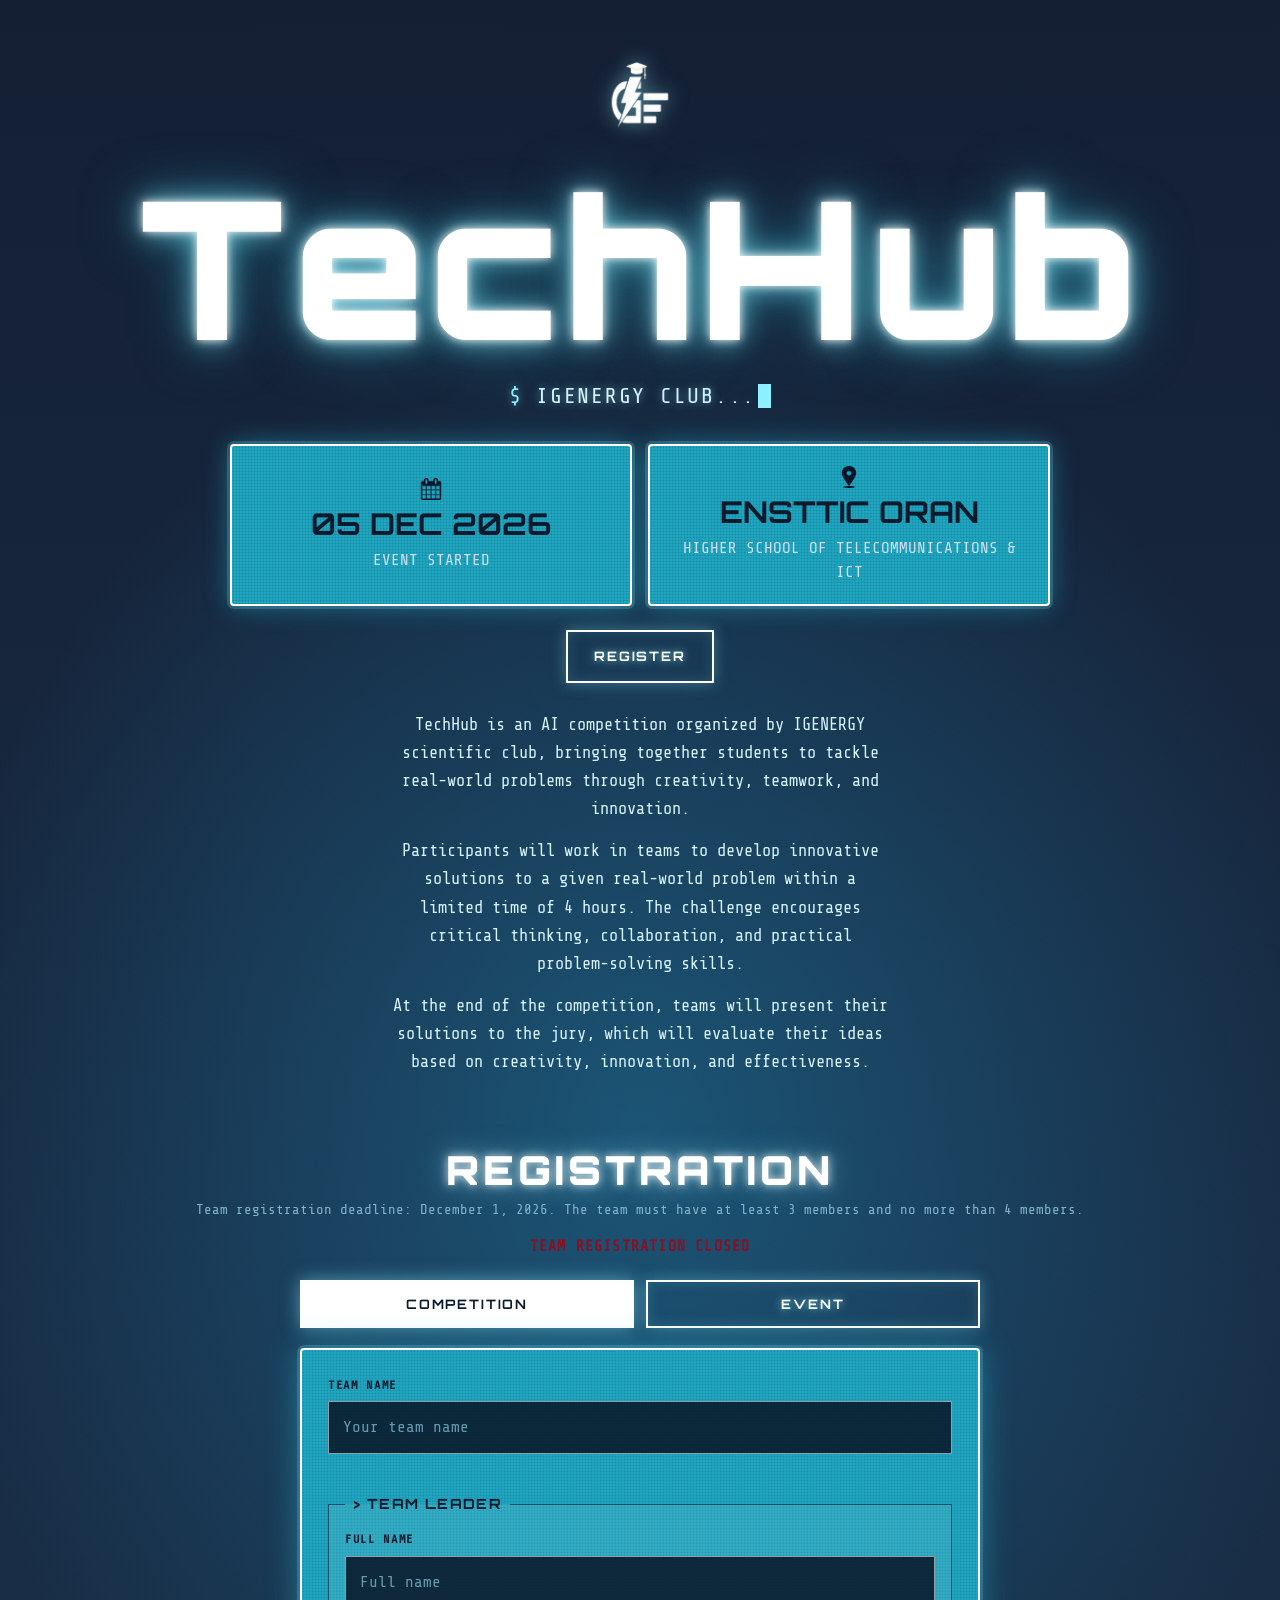
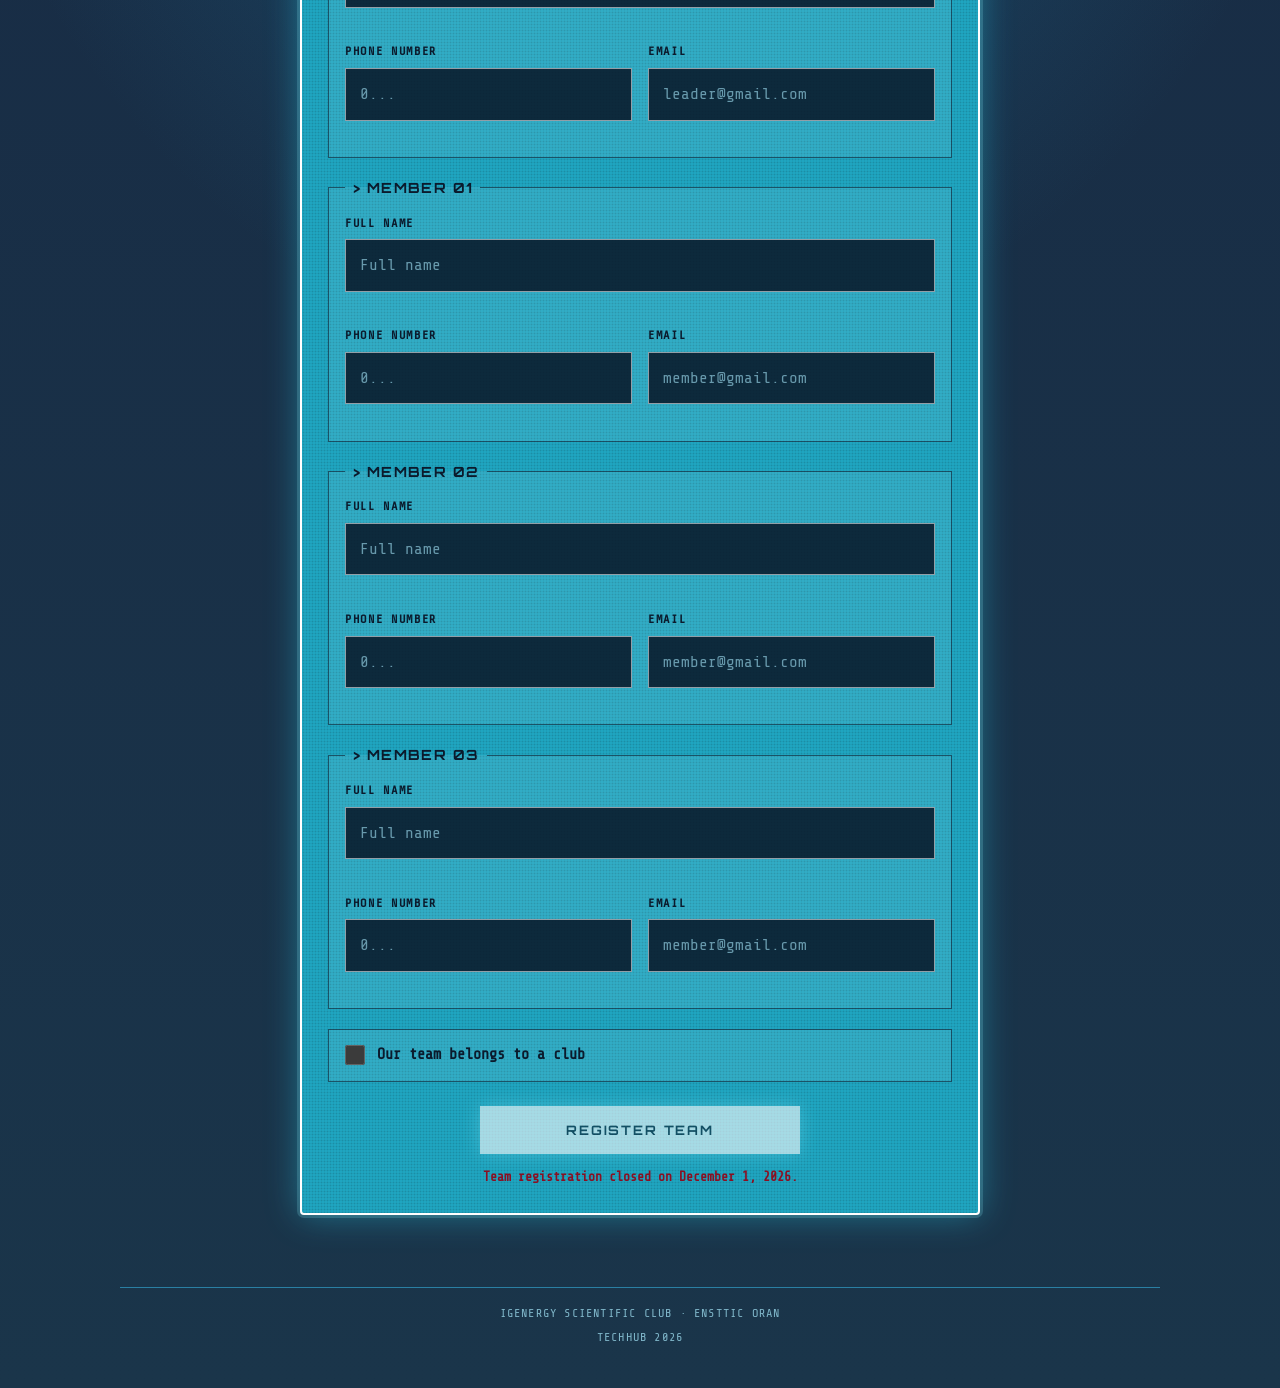
<file: index.html>
<!doctype html>
<html lang="en">
<head>
  <meta charset="utf-8">
  <meta name="viewport" content="width=device-width, initial-scale=1, viewport-fit=cover">
  <meta name="claude:viewport-fit-sides" content="cover">
  <title>TechHub Registration</title>
  <meta name="description" content="TechHub is an AI competition with a 4-hour limit, organized by the IGENERGY Scientific Club at ENSTTIC Oran on 05 December 2026. Register your place.">
  <link rel="stylesheet" href="https://fonts.googleapis.com/css2?family=Orbitron:wght@500;700;900&family=Share+Tech+Mono&display=swap">
  <link rel="stylesheet" href="styles.css">
  <link rel="icon" type="image/png" href="imgs/page-icon.png">
</head>
<body>
<div class="wrap">
  <header class="hero" id="top">
    <img class="igenergy-white-logo" src="imgs/IGENERGY-club-white.png" alt="IGENERGY Scientific Club">
    <h1 class="glitch" data-text="TechHub">TechHub</h1>
    <div class="typed" aria-live="off"><span class="prompt">$</span> <span class="typed-box"><span id="typed"></span><span class="cursor"></span></span></div>

    <div class="event-details">
      <article class="event-card">
        <img class="event-icon" src="imgs/date.ico" alt="">
        <p>05 Dec 2026</p>
        <span class="event-sub" id="days-left">&nbsp;</span>
      </article>
      <article class="event-card">
        <img class="event-icon" src="imgs/location.ico" alt="">
        <p>ENSTTIC Oran</p>
        <span class="event-sub">Higher School of Telecommunications &amp; ICT</span>
      </article>
    </div>

    <div class="cta">
      <a class="btn" href="#registration">Register</a>
    </div>

    <div class="lede">
      <p>TechHub is an AI competition organized by IGENERGY scientific club, bringing together students to tackle real-world problems through creativity, teamwork, and innovation.</p>
      <p>Participants will work in teams to develop innovative solutions to a given real-world problem within a limited time of 4 hours. The challenge encourages critical thinking, collaboration, and practical problem-solving skills.</p>
      <p>At the end of the competition, teams will present their solutions to the jury, which will evaluate their ideas based on creativity, innovation, and effectiveness.</p>
    </div>
  </header>

  <section class="sec" id="registration">
    <div class="sec-head">
      <h2 class="scr">REGISTRATION</h2>
      <p id="reg-note">Team registration deadline: December 1, 2026. The team must have at least 3 members and no more than 4 members.</p>
      <p class="deadline-timer" id="team-deadline-timer" role="timer" aria-live="off"></p>
    </div>
    <div class="tabs" role="tablist" aria-label="Registration type">
      <button class="btn solid" type="button" role="tab" id="tab-comp" aria-controls="reg-form" aria-selected="true">Competition</button>
      <button class="btn" type="button" role="tab" id="tab-event" aria-controls="event-form" aria-selected="false" tabindex="-1">Event</button>
    </div>
    <form class="win form" id="reg-form" role="tabpanel" aria-labelledby="tab-comp" novalidate>
      <div class="form-body">

        <div class="field">
          <label for="t-name">Team name</label>
          <input id="t-name" name="team_name" type="text" placeholder="Your team name" autocomplete="off" required aria-describedby="e-t-name">
          <span class="err" id="e-t-name" aria-live="polite"></span>
        </div>

        <fieldset class="group" data-person="l">
          <legend>Team Leader</legend>
          <div class="field span2">
            <label for="l-name">Full name</label>
            <input id="l-name" name="leader_name" type="text" placeholder="Full name" autocomplete="name" aria-describedby="e-l-name">
            <span class="err" id="e-l-name" aria-live="polite"></span>
          </div>
          <div class="field">
            <label for="l-phone">Phone number</label>
            <input id="l-phone" name="leader_phone" type="tel" inputmode="numeric" placeholder="0..." autocomplete="tel" aria-describedby="e-l-phone">
            <span class="err" id="e-l-phone" aria-live="polite"></span>
          </div>
          <div class="field">
            <label for="l-email">Email</label>
            <input id="l-email" name="leader_email" type="email" inputmode="email" placeholder="leader@gmail.com" autocomplete="email" aria-describedby="e-l-email">
            <span class="err" id="e-l-email" aria-live="polite"></span>
          </div>
        </fieldset>

        <fieldset class="group" data-person="m1">
          <legend>Member 01</legend>
          <div class="field span2">
            <label for="m1-name">Full name</label>
            <input id="m1-name" name="member1_name" type="text" placeholder="Full name" autocomplete="off" aria-describedby="e-m1-name">
            <span class="err" id="e-m1-name" aria-live="polite"></span>
          </div>
          <div class="field">
            <label for="m1-phone">Phone number</label>
            <input id="m1-phone" name="member1_phone" type="tel" inputmode="numeric" placeholder="0..." autocomplete="off" aria-describedby="e-m1-phone">
            <span class="err" id="e-m1-phone" aria-live="polite"></span>
          </div>
          <div class="field">
            <label for="m1-email">Email</label>
            <input id="m1-email" name="member1_email" type="email" inputmode="email" placeholder="member@gmail.com" autocomplete="off" aria-describedby="e-m1-email">
            <span class="err" id="e-m1-email" aria-live="polite"></span>
          </div>
        </fieldset>

        <fieldset class="group" data-person="m2">
          <legend>Member 02</legend>
          <div class="field span2">
            <label for="m2-name">Full name</label>
            <input id="m2-name" name="member2_name" type="text" placeholder="Full name" autocomplete="off" aria-describedby="e-m2-name">
            <span class="err" id="e-m2-name" aria-live="polite"></span>
          </div>
          <div class="field">
            <label for="m2-phone">Phone number</label>
            <input id="m2-phone" name="member2_phone" type="tel" inputmode="numeric" placeholder="0..." autocomplete="off" aria-describedby="e-m2-phone">
            <span class="err" id="e-m2-phone" aria-live="polite"></span>
          </div>
          <div class="field">
            <label for="m2-email">Email</label>
            <input id="m2-email" name="member2_email" type="email" inputmode="email" placeholder="member@gmail.com" autocomplete="off" aria-describedby="e-m2-email">
            <span class="err" id="e-m2-email" aria-live="polite"></span>
          </div>
        </fieldset>

        <fieldset class="group" data-person="m3" data-optional>
          <legend>Member 03</legend>
          <div class="field span2">
            <label for="m3-name">Full name</label>
            <input id="m3-name" name="member3_name" type="text" placeholder="Full name" autocomplete="off" aria-describedby="e-m3-name">
            <span class="err" id="e-m3-name" aria-live="polite"></span>
          </div>
          <div class="field">
            <label for="m3-phone">Phone number</label>
            <input id="m3-phone" name="member3_phone" type="tel" inputmode="numeric" placeholder="0..." autocomplete="off" aria-describedby="e-m3-phone">
            <span class="err" id="e-m3-phone" aria-live="polite"></span>
          </div>
          <div class="field">
            <label for="m3-email">Email</label>
            <input id="m3-email" name="member3_email" type="email" inputmode="email" placeholder="member@gmail.com" autocomplete="off" aria-describedby="e-m3-email">
            <span class="err" id="e-m3-email" aria-live="polite"></span>
          </div>
        </fieldset>

        <label class="check" for="t-club">
          <input id="t-club" name="club" type="checkbox">
          <span>Our team belongs to a club</span>
        </label>

        <div class="form-foot">
          <button class="btn solid" type="submit" id="f-submit">Register team</button>
          <p class="status" id="f-status" role="status"></p>
        </div>
      </div>
      <div class="success" id="f-success" hidden tabindex="-1">
        <span class="check-mark" aria-hidden="true">&#10003;</span>
        <h3 id="s-title">You're in.</h3>
        <p id="s-text"></p>
      </div>
    </form>

    <form class="win form" id="event-form" role="tabpanel" aria-labelledby="tab-event" novalidate hidden>
      <div class="form-body">
        <fieldset class="group">
          <legend>Attendee</legend>
          <div class="field span2">
            <label for="ev-name">Full name</label>
            <input id="ev-name" name="name" type="text" placeholder="Full name" autocomplete="name" aria-describedby="e-ev-name">
            <span class="err" id="e-ev-name" aria-live="polite"></span>
          </div>
          <div class="field">
            <label for="ev-phone">Phone number</label>
            <input id="ev-phone" name="phone" type="tel" inputmode="numeric" placeholder="0..." autocomplete="tel" aria-describedby="e-ev-phone">
            <span class="err" id="e-ev-phone" aria-live="polite"></span>
          </div>
          <div class="field">
            <label for="ev-email">Email</label>
            <input id="ev-email" name="email" type="email" inputmode="email" placeholder="you@gmail.com" autocomplete="email" aria-describedby="e-ev-email">
            <span class="err" id="e-ev-email" aria-live="polite"></span>
          </div>
        </fieldset>

        <fieldset class="group" id="ev-workshops">
          <legend>Which workshop do you intend to attend?</legend>
          <label class="check" for="ev-ws-ai">
            <input id="ev-ws-ai" name="workshop" type="radio" value="AI workshop" aria-describedby="e-ev-ws">
            <span>AI workshop</span>
          </label>
          <label class="check" for="ev-ws-devops">
            <input id="ev-ws-devops" name="workshop" type="radio" value="DevOps workshop" aria-describedby="e-ev-ws">
            <span>DevOps workshop</span>
          </label>
          <span class="err span2" id="e-ev-ws" aria-live="polite"></span>
        </fieldset>

        <div class="form-foot">
          <button class="btn solid" type="submit" id="ev-submit">Register for event</button>
          <p class="status" id="ev-status" role="status"></p>
        </div>
      </div>
      <div class="success" id="ev-success" hidden tabindex="-1">
        <span class="check-mark" aria-hidden="true">&#10003;</span>
        <h3>You're in.</h3>
        <p id="ev-text"></p>
      </div>
    </form>
  </section>

  <footer>
    <span>IGENERGY Scientific Club &middot; ENSTTIC Oran</span>
    <span>TechHub 2026</span>
  </footer>
</div>

<script src="script.js"></script>
</body>
</html>
</file>
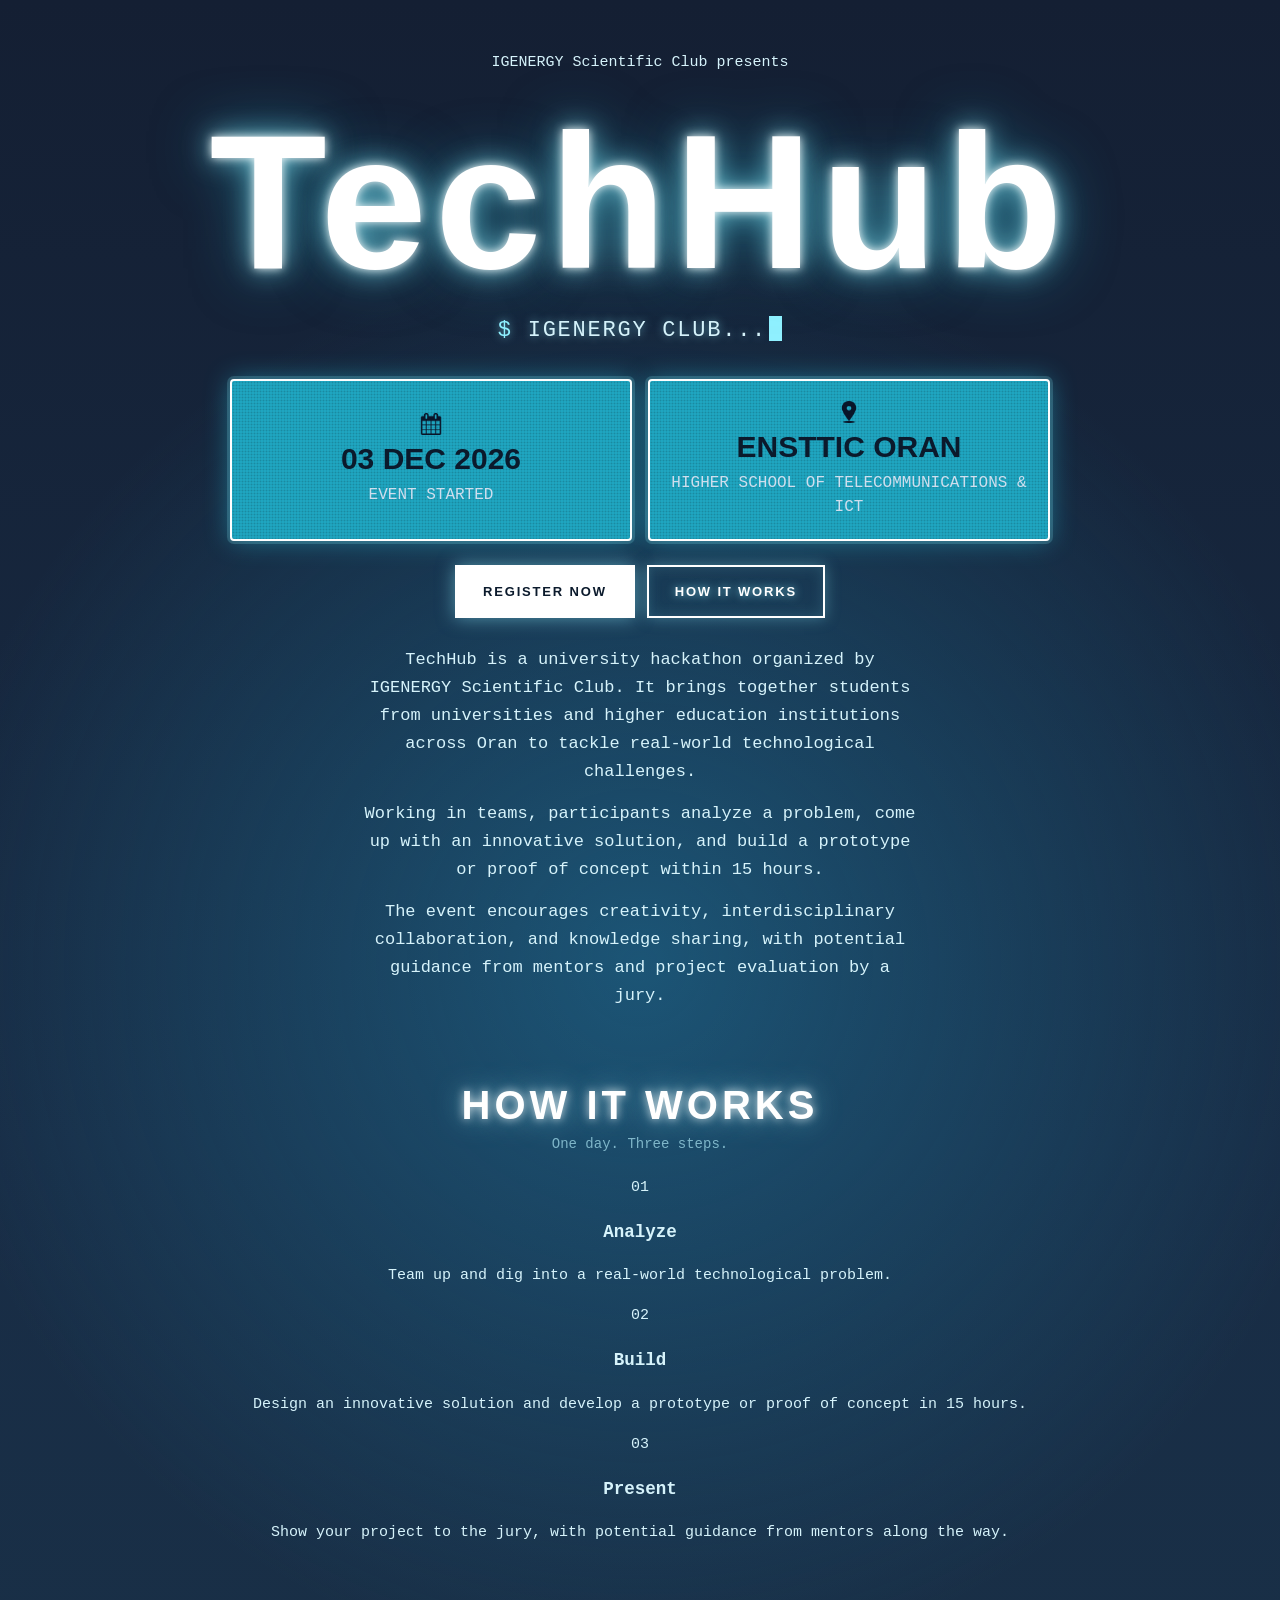
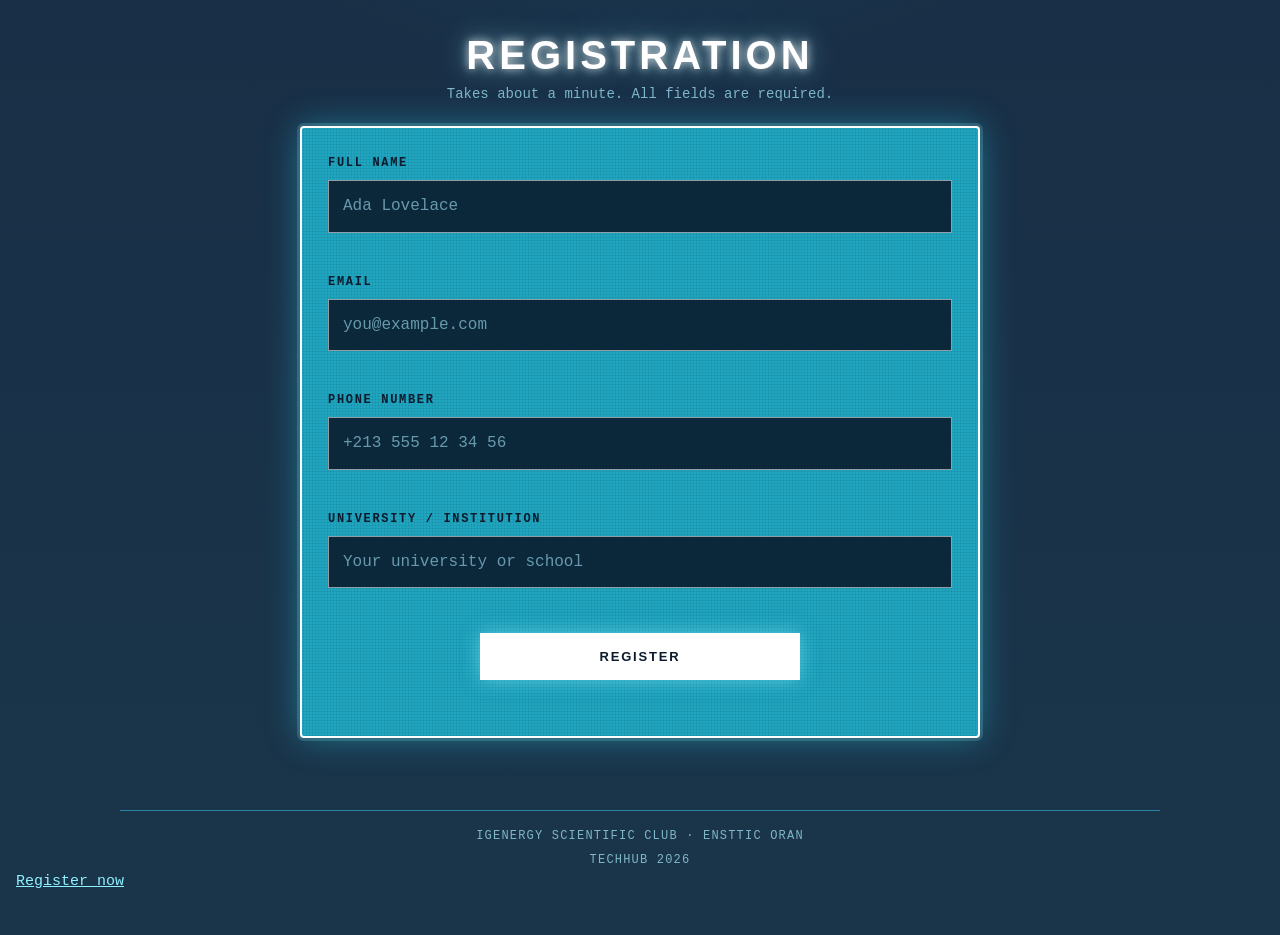
<file: TechHub-registration.html>
<!doctype html>
<html lang="en">
<head>
  <meta charset="utf-8">
  <meta name="viewport" content="width=device-width, initial-scale=1, viewport-fit=cover">
  <meta name="claude:viewport-fit-sides" content="cover">
  <title>TechHub Hackathon | Registration</title>
  <meta name="description" content="TechHub is a 15-hour university hackathon organized by the IGENERGY Scientific Club at ENSTTIC Oran on 03 December 2026. Register your place.">
  <link rel="stylesheet" href="https://fonts.googleapis.com/css2?family=JetBrains+Mono:wght@400;500;700&family=VT323&display=swap">
  <link rel="stylesheet" href="styles.css">
</head>
<body>
<div class="wrap">
  <header class="hero" id="top">
    <p class="kicker">IGENERGY Scientific Club presents</p>
    <h1 class="glitch" data-text="TechHub">TechHub</h1>
    <div class="typed" aria-live="off"><span class="prompt">$</span> <span class="typed-box"><span id="typed">...</span><span class="cursor"></span></span></div>

    <div class="event-details">
      <article class="event-card">
        <img class="event-icon" src="imgs/date.ico" alt="">
        <p>03 Dec 2026</p>
        <span class="event-sub" id="days-left">&nbsp;</span>
      </article>
      <article class="event-card">
        <img class="event-icon" src="imgs/location.ico" alt="">
        <p><strong>ENSTTIC</strong> Oran</p>
        <span class="event-sub">Higher School of Telecommunications &amp; ICT</span>
      </article>
    </div>

    <div class="cta" id="hero-cta">
      <a class="btn solid" href="#registration">Register now</a>
      <a class="btn" href="#about">How it works</a>
    </div>

    <div class="lede">
      <p>TechHub is a university hackathon organized by IGENERGY Scientific Club. It brings together students from universities and higher education institutions across Oran to tackle real-world technological challenges.</p>
      <p>Working in teams, participants analyze a problem, come up with an innovative solution, and build a prototype or proof of concept within 15 hours.</p>
      <p>The event encourages creativity, interdisciplinary collaboration, and knowledge sharing, with potential guidance from mentors and project evaluation by a jury.</p>
    </div>
  </header>

  <section class="sec" id="about">
    <div class="sec-head"><h2 class="scr">HOW IT WORKS</h2><p>One day. Three steps.</p></div>
    <div class="grid">
      <article class="step">
        <span class="file">01</span>
        <h3>Analyze</h3>
        <p>Team up and dig into a real-world technological problem.</p>
      </article>
      <article class="step">
        <span class="file">02</span>
        <h3>Build</h3>
        <p>Design an innovative solution and develop a prototype or proof of concept in 15 hours.</p>
      </article>
      <article class="step">
        <span class="file">03</span>
        <h3>Present</h3>
        <p>Show your project to the jury, with potential guidance from mentors along the way.</p>
      </article>
    </div>
  </section>

  <section class="sec" id="registration">
    <div class="sec-head"><h2 class="scr">REGISTRATION</h2><p>Takes about a minute. All fields are required.</p></div>
    <form class="win form" id="reg-form" novalidate>
      <div class="form-body">
        <div class="field">
          <label for="f-name">Full name</label>
          <input id="f-name" name="name" type="text" placeholder="Ada Lovelace" autocomplete="name" required aria-describedby="e-name">
          <span class="err" id="e-name" aria-live="polite"></span>
        </div>
        <div class="field">
          <label for="f-email">Email</label>
          <input id="f-email" name="email" type="email" placeholder="you@example.com" autocomplete="email" inputmode="email" required aria-describedby="e-email">
          <span class="err" id="e-email" aria-live="polite"></span>
        </div>
        <div class="field">
          <label for="f-phone">Phone number</label>
          <input id="f-phone" name="phone" type="tel" inputmode="tel" placeholder="+213 555 12 34 56" autocomplete="tel" required aria-describedby="e-phone">
          <span class="err" id="e-phone" aria-live="polite"></span>
        </div>
        <div class="field">
          <label for="f-school">University / institution</label>
          <input id="f-school" name="school" type="text" placeholder="Your university or school" autocomplete="organization" required aria-describedby="e-school">
          <span class="err" id="e-school" aria-live="polite"></span>
        </div>
        <div class="form-foot">
          <button class="btn solid" type="submit">Register</button>
          <p class="status" id="f-status" role="status"></p>
        </div>
      </div>
      <div class="success" id="f-success" hidden tabindex="-1">
        <span class="check" aria-hidden="true">&#10003;</span>
        <h3 id="s-title">You're in.</h3>
        <p id="s-text"></p>
      </div>
    </form>
  </section>

  <footer>
    <span>IGENERGY Scientific Club &middot; ENSTTIC Oran</span>
    <span>TechHub 2026</span>
  </footer>
</div>

<a class="sticky-cta" id="sticky-cta" href="#registration">Register now</a>

<script src="script.js"></script>
</body>
</html>
</file>
<file: styles.css>
[hidden]:not([hidden=until-found i]){display:none!important}
img{max-width:100%}

:root {
  --bg: #141f33;
  --bg2: #1a3550;
  --panel: rgba(10, 26, 44, 0.72);
  --line: #2a7fa3;
  --fg: #d6f3fb;
  --dim: #7fb6c9;
  --accent: #29c3e0;      /* cyan window fill */
  --accent-2: #1fa5c0;
  --ink: #0b1a2c;         /* dark text on cyan */
  --white: #ffffff;
  --warn: #ffd45a;
  --cyan: #8ff0ff;
  --danger: #ff5b6e;
  --font-display: 'Orbitron', 'Eurostile', 'Arial Black', sans-serif;
  --font-body: 'Share Tech Mono', ui-monospace, 'SFMono-Regular', Menlo, Consolas, monospace;
  color-scheme: dark;
}
* { box-sizing: border-box; }
html { scroll-behavior: smooth; }
html, body { margin: 0; }
html { background: #182c45; }
body {
  background:
    radial-gradient(ellipse 80% 40% at 50% 38%, rgba(31,120,160,0.55), transparent 70%),
    linear-gradient(180deg, #141f33 0%, #182c45 45%, #1a354a 100%);
  min-height: 100vh;
  color: var(--fg);
  font-family: var(--font-body);
  font-size: 15px;
  line-height: 1.65;
  padding-block: calc(20px + env(safe-area-inset-top, 0px)) calc(40px + env(safe-area-inset-bottom, 0px));
  padding-left: max(16px, env(safe-area-inset-left, 0px));
  padding-right: max(16px, env(safe-area-inset-right, 0px));
  overflow-x: hidden;
}
.wrap { position: relative; z-index: 1; max-width: 1040px; margin: 0 auto; display: flex; flex-direction: column; gap: 72px; text-align: center; }
a { color: var(--cyan); }
:focus-visible { outline: 2px solid var(--white); outline-offset: 3px; }

/* hero */
.hero { display: flex; flex-direction: column; align-items: center; gap: 20px; padding-top: 16px; min-width: 0; }

.igenergy-white-logo { width: 120px; height: 120px; object-fit: contain; filter: drop-shadow(0 0 10px rgba(143,240,255,0.55)); }

.glitch {
  position: relative;
  display: inline-block;
  align-self: center;
  margin: 0;
  font-family: var(--font-display);
  font-weight: 900;
  font-size: 15vw;
  line-height: 0.95;
  letter-spacing: 0.04em;
  color: var(--white);
  text-shadow: 0 0 10px rgba(255,255,255,0.9), 0 0 28px rgba(143,240,255,0.75), 0 0 60px rgba(41,195,224,0.55);
}
.glitch::before, .glitch::after { content: attr(data-text); position: absolute; inset: 0; opacity: 0; }
.glitch::before { color: var(--cyan); clip-path: inset(0 0 58% 0); animation: gl1 4.2s infinite steps(1); }
.glitch::after { color: var(--accent); clip-path: inset(58% 0 0 0); animation: gl2 4.2s infinite steps(1); }
@keyframes gl1 {
  0%, 90%, 100% { opacity: 0; transform: translate(0); }
  91% { opacity: 0.9; transform: translate(-5px, 0); clip-path: inset(10% 0 55% 0); }
  94% { opacity: 0.9; transform: translate(4px, -1px); clip-path: inset(40% 0 30% 0); }
  97% { opacity: 0; }
}
@keyframes gl2 {
  0%, 91%, 100% { opacity: 0; transform: translate(0); }
  92% { opacity: 0.9; transform: translate(5px, 1px); clip-path: inset(60% 0 8% 0); }
  95% { opacity: 0.9; transform: translate(-4px, 0); clip-path: inset(25% 0 50% 0); }
  98% { opacity: 0; }
}
.typed { font-size: clamp(16px, 3.4vw, 22px); min-height: 1.7em; color: var(--fg); text-transform: uppercase; letter-spacing: 0.08em; text-shadow: 0 0 8px rgba(143,240,255,0.6); }
.typed .prompt { color: var(--cyan); }
.typed-box { display: inline-block; text-align: left; min-width: 16ch; max-width: 100%; vertical-align: top; }
.cursor { display: inline-block; width: 0.6em; height: 1.1em; background: var(--cyan); vertical-align: -0.2em; margin-left: 2px; animation: blink 1s steps(1) infinite; }
@keyframes blink { 50% { opacity: 0; } }

/* key facts: command-prompt style windows */
.event-details { display: grid; grid-template-columns: repeat(2, minmax(0, 1fr)); gap: 16px; width: 100%; max-width: 820px; margin: 8px auto 0; }
.event-card {
  display: flex; flex-direction: column; align-items: center; justify-content: center; gap: 6px;
  min-height: 150px; padding: 20px 16px;
  border: 2px solid var(--white); border-radius: 4px;
  background: var(--accent-2);
  background-image: radial-gradient(rgba(0,0,0,0.16) 0.8px, transparent 1.1px);
  background-size: 3px 3px;
  box-shadow: 0 0 0 3px rgba(143,240,255,0.18), 0 0 26px rgba(41,195,224,0.45);
}
.event-icon { width: 22px; height: 22px; object-fit: contain; filter: brightness(0) saturate(100%) invert(7%) sepia(30%) saturate(1800%) hue-rotate(185deg); }
.event-card p { margin: 0; color: var(--ink); font-family: var(--font-display); font-weight: 700; font-size: clamp(20px, 3.2vw, 30px); line-height: 1.2; overflow-wrap: anywhere; text-transform: uppercase; }
.event-card p strong { color: var(--ink); font-weight: 900; }
.event-sub { color: #cfdeed; font-size: 16px; line-height: 1.5; min-height: 1.5em; text-transform: uppercase; }

/* call to action */
.cta { display: flex; flex-wrap: wrap; justify-content: center; gap: 12px; margin-top: 4px; }
.btn {
  font-family: var(--font-display);
  font-weight: 700;
  letter-spacing: 0.14em;
  text-transform: uppercase;
  font-size: 13px;
  padding: 14px 26px;
  border: 2px solid var(--white);
  background: transparent;
  color: var(--white);
  text-decoration: none;
  cursor: pointer;
  border-radius: 0;
  text-shadow: 0 0 8px rgba(143,240,255,0.8);
  box-shadow: 0 0 14px rgba(143,240,255,0.35), inset 0 0 14px rgba(143,240,255,0.15);
  transition: background 0.2s, color 0.2s, box-shadow 0.2s;
}
.btn:hover { background: var(--white); color: var(--ink); text-shadow: none; box-shadow: 0 0 26px rgba(143,240,255,0.8); }
.btn.solid { background: var(--white); color: var(--ink); text-shadow: none; box-shadow: 0 0 18px rgba(143,240,255,0.5); }
.btn.solid:hover { background: var(--ink); color: var(--white); border-color: var(--white); }
.btn:disabled { opacity: 0.6; cursor: wait; }

.lede { max-width: 62ch; margin: 8px auto 0; color: var(--fg); }
.lede p { margin: 0 0 14px; font-size: 17px; }
.lede p:last-child { margin-bottom: 0; }

/* section heads */
.sec { display: flex; flex-direction: column; align-items: center; gap: 20px; min-width: 0; scroll-margin-top: 16px; }
.sec-head { display: flex; flex-direction: column; align-items: center; gap: 6px; }
.sec-head h2 { margin: 0; font-family: var(--font-display); font-weight: 900; font-size: clamp(26px, 6vw, 40px); line-height: 1.1; color: var(--white); letter-spacing: 0.1em; text-shadow: 0 0 10px rgba(255,255,255,0.8), 0 0 28px rgba(143,240,255,0.6); }
.sec-head p { margin: 0; color: var(--dim); font-size: 14px; }

/* panel = command prompt window */
.win {
  border: 2px solid var(--white);
  border-radius: 4px;
  background: var(--accent-2);
  background-image: radial-gradient(rgba(0,0,0,0.14) 0.8px, transparent 1.1px);
  background-size: 3px 3px;
  box-shadow: 0 0 0 3px rgba(143,240,255,0.18), 0 0 34px rgba(41,195,224,0.45);
  min-width: 0;
  color: var(--ink);
}

/* registration type switch */
.tabs { display: grid; grid-template-columns: repeat(2, minmax(0, 1fr)); gap: 12px; width: 100%; max-width: 680px; }
.tabs .btn { padding-inline: 8px; }
.tabs .btn[aria-selected="true"]:hover { background: var(--white); color: var(--ink); }
.sec-head .deadline-timer {
  margin: 8px 0 0;
  color: #b84747;
  font-family: var(--font-body);
  font-size: 15px;
  font-weight: 900;
  letter-spacing: 0.08em;
  text-transform: uppercase;
}
.deadline-timer.closed { color: #8a0f22; }

/* registration form */
.form { width: 100%; max-width: 680px; padding: 26px; text-align: left; }
.form-body { display: flex; flex-direction: column; gap: 20px; }
.field { display: flex; flex-direction: column; gap: 6px; min-width: 0; }
.field label { color: var(--ink); font-size: 12px; font-weight: 700; text-transform: uppercase; letter-spacing: 0.14em; }
.field input {
  font: inherit;
  font-size: 16px; /* prevents iOS zoom on focus */
  color: var(--white);
  background: rgba(8, 24, 42, 0.88);
  border: 1px solid rgba(255,255,255,0.55);
  padding: 12px 14px;
  min-width: 0;
  width: 100%;
  border-radius: 0;
  transition: border-color 0.2s, box-shadow 0.2s;
}
.field input::placeholder { color: var(--dim); opacity: 0.8; }
.field input:hover { border-color: var(--white); }
.field input:focus { border-color: var(--white); outline: 0; box-shadow: 0 0 0 2px var(--white), 0 0 14px rgba(143,240,255,0.7); }
.field input[aria-invalid="true"] { border-color: var(--danger); box-shadow: 0 0 0 1px var(--danger); }
.err { min-height: 1.2em; font-size: 12px; line-height: 1.4; color: #8a0f22; font-weight: 700; }

fieldset.group { margin: 0; min-width: 0; padding: 16px; border: 1px solid rgba(11,26,44,0.6); background: rgba(255,255,255,0.08); display: grid; grid-template-columns: repeat(2, minmax(0, 1fr)); gap: 14px 16px; }
fieldset.group legend { padding: 0 8px; font-family: var(--font-display); font-weight: 700; font-size: 14px; line-height: 1.4; color: var(--ink); letter-spacing: 0.1em; text-transform: uppercase; }
fieldset.group legend::before { content: "> "; }
fieldset.group .field.span2, fieldset.group .span2 { grid-column: 1 / -1; }
fieldset.group legend { max-width: 100%; }
.check input[aria-invalid="true"] { outline: 2px solid var(--danger); outline-offset: 1px; }

.check { display: flex; align-items: flex-start; gap: 12px; padding: 14px 16px; border: 1px solid rgba(11,26,44,0.6); background: rgba(255,255,255,0.08); cursor: pointer; color: var(--ink); font-weight: 700; line-height: 1.5; }
.check:hover { border-color: var(--white); }
.check input { flex: none; width: 20px; height: 20px; margin: 1px 0 0; accent-color: var(--ink); cursor: pointer; }
.check:has(input:checked) { border-color: var(--white); background: rgba(255,255,255,0.18); }

.form-foot { display: flex; flex-direction: column; align-items: center; gap: 12px; text-align: center; margin-top: 4px; }
.form-foot .btn { width: 100%; max-width: 320px; }
.status { margin: 0; min-height: 1.4em; color: var(--ink); font-size: 13px; overflow-wrap: anywhere; }
.status.bad { color: #8a0f22; font-weight: 700; }

/* success state */
.success { display: flex; flex-direction: column; align-items: center; gap: 10px; text-align: center; padding: 28px 8px; outline: 0; }
.success .check-mark { display: grid; place-items: center; width: 56px; height: 56px; border: 2px solid var(--white); color: var(--white); font-size: 28px; box-shadow: 0 0 22px rgba(255,255,255,0.6); }
.success h3 { margin: 6px 0 0; font-family: var(--font-display); font-weight: 900; font-size: clamp(22px, 5vw, 32px); line-height: 1.15; color: #fff; text-transform: uppercase; overflow-wrap: anywhere; }
.success p { margin: 0; color: #fff; font-weight: 700; max-width: 52ch; overflow-wrap: anywhere; white-space: pre-line; line-height: 1.9; }

footer { color: var(--dim); font-size: 12px; text-transform: uppercase; letter-spacing: 0.1em; border-top: 1px solid var(--line); padding-top: 16px; display: flex; flex-direction: column; align-items: center; gap: 4px; }

/* scroll reveal: hidden state only exists once the script has tagged an element */
.js .reveal {
  opacity: 0;
  transform: translateY(28px);
  transition: opacity 0.8s ease, transform 0.8s cubic-bezier(0.2, 0.7, 0.2, 1);
  transition-delay: var(--d, 0s);
}
.js .reveal.in { opacity: 1; transform: none; }

/* ---------- whole-page glitch ---------- */
.wrap { animation: pg 8s infinite steps(1); }
@keyframes pg {
  0%, 84%, 100% { transform: none; filter: none; }
  85% { transform: translate(-6px, 0) skewX(-1.5deg); filter: drop-shadow(-4px 0 rgba(255,40,90,0.75)) drop-shadow(4px 0 rgba(0,255,255,0.75)); }
  86% { transform: translate(5px, 1px); filter: drop-shadow(4px 0 rgba(255,40,90,0.75)) drop-shadow(-4px 0 rgba(0,255,255,0.75)); }
  87% { transform: translate(0, -2px) skewX(1deg); filter: hue-rotate(40deg) contrast(1.3); }
  88% { transform: none; filter: none; }
  93% { transform: translate(3px, 0); filter: drop-shadow(-3px 0 rgba(255,40,90,0.6)) drop-shadow(3px 0 rgba(0,255,255,0.6)); }
  94% { transform: none; filter: none; }
}

@media (prefers-reduced-motion: reduce) {
  .wrap { animation: none; }
  html { scroll-behavior: auto; }
  .glitch::before, .glitch::after, .cursor { animation: none; }
  .btn { transition: none; }
}
@media (max-width: 720px) {
  .event-details { grid-template-columns: 1fr; }
  .event-card { min-height: 0; padding: 18px 16px; }
}
@media (max-width: 600px) {
  .wrap { gap: 56px; }
  .glitch { font-size: 17vw; }
  .form { padding: 20px 16px; }
  fieldset.group { grid-template-columns: 1fr; padding: 14px 12px; }
}
</file>
